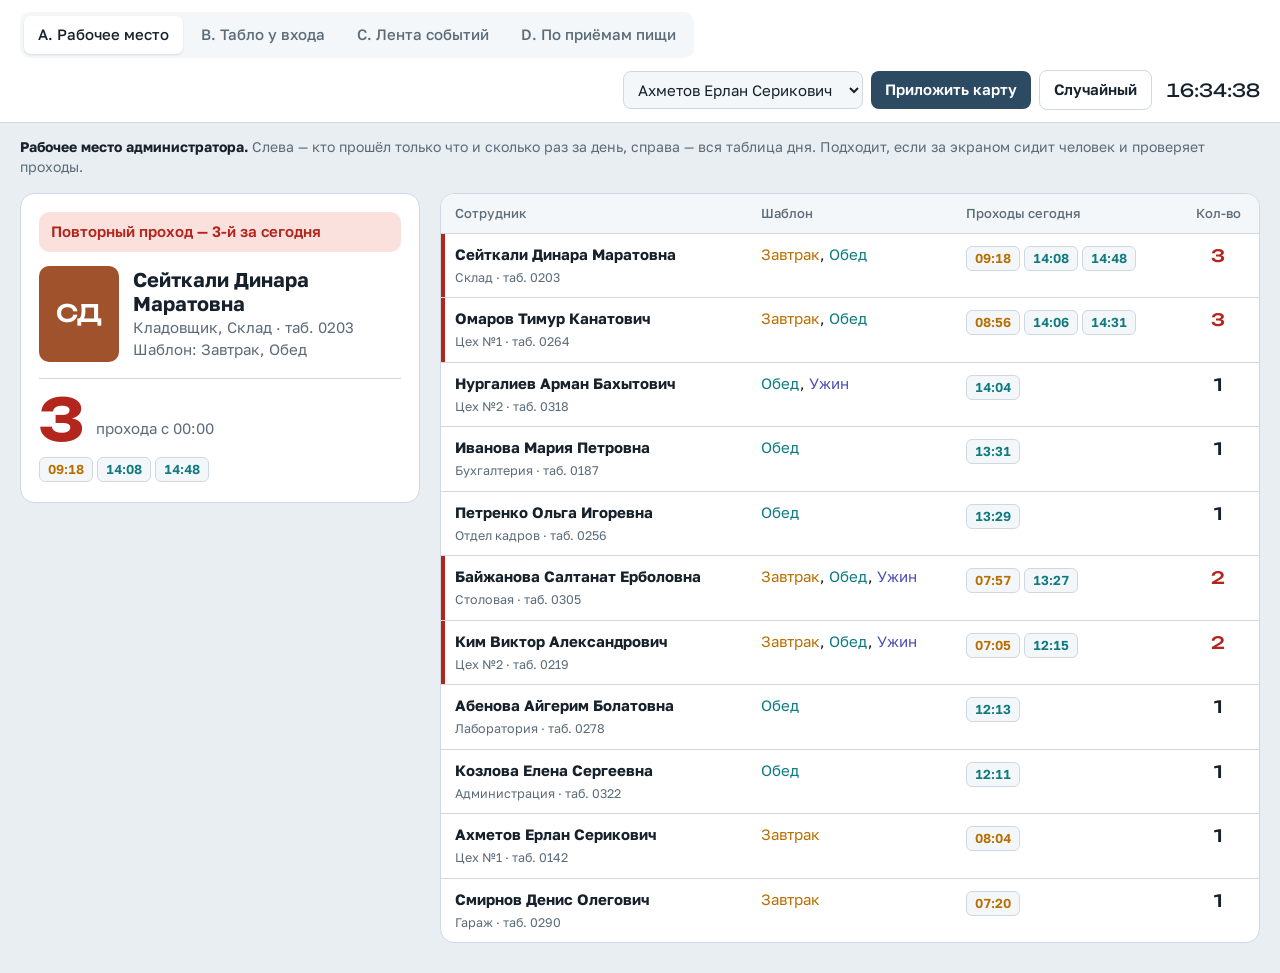
<file: design/Столовая — 4 варианта экрана (демо).html>
<!DOCTYPE html>
<html lang="ru">
<head>
<meta charset="UTF-8">
<meta name="viewport" content="width=device-width, initial-scale=1, viewport-fit=cover">
<title>Столовая — варианты экрана</title>
<link rel="preconnect" href="https://fonts.googleapis.com">
<link rel="preconnect" href="https://fonts.gstatic.com" crossorigin>
<link href="https://fonts.googleapis.com/css2?family=Golos+Text:wght@400;500;600;700&family=Unbounded:wght@500;700&display=swap" rel="stylesheet">
<style>
:root{
  --bg:#E9EEF2; --panel:#FFFFFF; --ink:#16212B; --muted:#5B6B78; --line:#CFD8E0;
  --steel:#2D4A63; --ok:#1F7A55; --ok-bg:#DDF1E7; --warn:#B3261E; --warn-bg:#FBE1DE;
  --amber:#B86E00; --teal:#0F7A80; --indigo:#4A4FB0; --soft:#F4F7F9;
  box-sizing:border-box;
  padding-top:env(safe-area-inset-top,0px); padding-bottom:env(safe-area-inset-bottom,0px);
}
@media (prefers-color-scheme:dark){
  :root:not([data-theme="light"]){
    --bg:#121A21; --panel:#1A242D; --ink:#E6EDF2; --muted:#93A4B2; --line:#2C3A46;
    --steel:#8FB3D1; --ok:#5CCB98; --ok-bg:#16352A; --warn:#FF8A80; --warn-bg:#3D1C1A;
    --amber:#F0A63A; --teal:#4CC3C9; --indigo:#9EA3F5; --soft:#202C36;
  }
}
:root[data-theme="dark"]{
  --bg:#121A21; --panel:#1A242D; --ink:#E6EDF2; --muted:#93A4B2; --line:#2C3A46;
  --steel:#8FB3D1; --ok:#5CCB98; --ok-bg:#16352A; --warn:#FF8A80; --warn-bg:#3D1C1A;
  --amber:#F0A63A; --teal:#4CC3C9; --indigo:#9EA3F5; --soft:#202C36;
}
*,*::before,*::after{box-sizing:inherit}
body{margin:0;background:var(--bg);color:var(--ink);font-family:"Golos Text",system-ui,-apple-system,"Segoe UI",Roboto,sans-serif;font-size:15px;line-height:1.45}
button,select,input{font:inherit;color:inherit}
:focus-visible{outline:3px solid var(--steel);outline-offset:2px}
.mono{font-family:"Unbounded","Golos Text",sans-serif;font-variant-numeric:tabular-nums}
.meal-b{color:var(--amber)} .meal-l{color:var(--teal)} .meal-d{color:var(--indigo)} .meal-x{color:var(--muted)}

/* Shell */
.bar{display:flex;align-items:center;gap:12px;flex-wrap:wrap;padding:12px 20px;background:var(--panel);border-bottom:1px solid var(--line);position:sticky;top:0;z-index:5}
.tabs{display:flex;gap:4px;flex-wrap:wrap;background:var(--soft);padding:4px;border-radius:10px}
.tab{border:0;background:transparent;padding:8px 14px;border-radius:7px;cursor:pointer;font-weight:500;color:var(--muted)}
.tab[aria-selected="true"]{background:var(--panel);color:var(--ink);box-shadow:0 1px 2px rgba(0,0,0,.12)}
.demo{display:flex;gap:8px;flex-wrap:wrap;margin-left:auto;align-items:center}
.demo select{padding:8px 10px;border-radius:8px;border:1px solid var(--line);background:var(--soft);max-width:240px}
.btn{border:0;border-radius:8px;padding:8px 14px;font-weight:600;cursor:pointer;background:var(--steel);color:var(--panel)}
.btn.ghost{background:transparent;border:1px solid var(--line);color:var(--ink)}
.note{max-width:1400px;margin:14px auto 0;padding:0 20px;color:var(--muted);font-size:14px}
.note b{color:var(--ink)}
.view{display:none;max-width:1400px;margin:0 auto;padding:16px 20px 30px}
.view.on{display:block}
.chip{display:inline-block;border-radius:6px;padding:2px 8px;font-size:13px;font-weight:600;font-variant-numeric:tabular-nums;background:var(--soft);border:1px solid var(--line);margin:2px 4px 2px 0}
.avatar{flex:none;display:grid;place-items:center;color:#fff;font-family:"Unbounded",sans-serif;font-weight:500;border-radius:10px}
.flash{animation:flash .9s ease-out}
@keyframes flash{0%{box-shadow:0 0 0 5px var(--steel)}100%{box-shadow:0 0 0 0 transparent}}
@media (prefers-reduced-motion:reduce){*{animation:none!important;transition:none!important}}

/* ---------- B: Kiosk ---------- */
.kiosk{min-height:calc(100vh - 170px);border-radius:18px;display:grid;place-items:center;text-align:center;padding:40px 20px;transition:background .3s;background:var(--panel);border:1px solid var(--line)}
.kiosk.ok{background:var(--ok-bg);border-color:var(--ok)}
.kiosk.warn{background:var(--warn-bg);border-color:var(--warn)}
.kiosk .verdict{font-size:clamp(22px,3vw,34px);font-weight:700;margin-bottom:22px}
.kiosk.ok .verdict{color:var(--ok)} .kiosk.warn .verdict{color:var(--warn)}
.kiosk .avatar{width:150px;height:180px;font-size:48px;margin:0 auto 20px}
.kiosk .kname{font-size:clamp(26px,4vw,46px);font-weight:700;line-height:1.15;margin:0}
.kiosk .krole{color:var(--muted);font-size:18px;margin:6px 0 26px}
.kiosk .kn{font-family:"Unbounded",sans-serif;font-weight:700;font-size:clamp(90px,14vw,170px);line-height:.9}
.kiosk.warn .kn{color:var(--warn)}
.kiosk .klbl{font-size:18px;color:var(--muted);margin-bottom:16px}
.kiosk .chip{font-size:17px;padding:4px 12px}
.kiosk .idle{color:var(--muted);font-size:22px}

/* ---------- C: Feed ---------- */
.feedgrid{display:grid;grid-template-columns:1fr 300px;gap:20px}
@media (max-width:900px){.feedgrid{grid-template-columns:1fr}}
.feed{background:var(--panel);border:1px solid var(--line);border-radius:14px;overflow:hidden}
.ev{display:grid;grid-template-columns:64px 46px 1fr auto;gap:14px;align-items:center;padding:12px 16px;border-bottom:1px solid var(--line)}
.ev:last-child{border-bottom:0}
.ev .tm{font-family:"Unbounded",sans-serif;font-weight:500;font-variant-numeric:tabular-nums}
.ev .avatar{width:46px;height:46px;font-size:15px;border-radius:50%}
.ev .who{font-weight:600}
.ev .dep{color:var(--muted);font-size:13px}
.badge{border-radius:20px;padding:4px 12px;font-weight:600;font-size:13px;white-space:nowrap}
.badge.ok{background:var(--ok-bg);color:var(--ok)}
.badge.warn{background:var(--warn-bg);color:var(--warn)}
.ev.new{animation:flash .9s ease-out}
.side{display:flex;flex-direction:column;gap:14px}
.box{background:var(--panel);border:1px solid var(--line);border-radius:14px;padding:16px}
.box h3{margin:0 0 10px;font-size:15px}
.kv{display:flex;justify-content:space-between;padding:6px 0;border-bottom:1px solid var(--line)}
.kv:last-child{border-bottom:0}
.kv b{font-family:"Unbounded",sans-serif;font-weight:500}
.replist div{padding:6px 0;border-bottom:1px solid var(--line);display:flex;justify-content:space-between;gap:8px}
.replist div:last-child{border-bottom:0}
.replist span:last-child{color:var(--warn);font-weight:700}
@media (max-width:560px){.ev{grid-template-columns:50px 1fr auto}.ev .avatar{display:none}}

/* ---------- D: Meals board ---------- */
.board{display:grid;grid-template-columns:repeat(3,1fr);gap:16px}
@media (max-width:900px){.board{grid-template-columns:1fr}}
.col{background:var(--panel);border:1px solid var(--line);border-radius:14px;overflow:hidden}
.col-head{padding:14px 16px;border-bottom:3px solid currentColor;display:flex;justify-content:space-between;align-items:baseline}
.col-head h3{margin:0;font-size:18px}
.col-head small{color:var(--muted)}
.col-head .mono{font-size:26px}
.col-body{padding:6px 0;max-height:60vh;overflow:auto}
.row{display:flex;justify-content:space-between;gap:10px;padding:8px 16px}
.row.rep{background:var(--warn-bg)}
.row .rn{font-weight:500}
.row .rt{color:var(--muted);font-size:13px;font-variant-numeric:tabular-nums;text-align:right}
.row.rep .rt{color:var(--warn);font-weight:600}
.row.flash{animation:flash .9s ease-out}
.empty{padding:20px 16px;color:var(--muted);font-size:14px}
.notyet{margin-top:16px;padding:14px 16px;background:var(--panel);border:1px solid var(--line);border-radius:14px}
.notyet h3{margin:0 0 6px;font-size:15px}

/* ---------- A: Operator (compact) ---------- */
.op{display:grid;grid-template-columns:minmax(300px,400px) 1fr;gap:20px}
@media (max-width:900px){.op{grid-template-columns:1fr}}
.card{background:var(--panel);border:1px solid var(--line);border-radius:14px;padding:18px;align-self:start}
.state{border-radius:10px;padding:9px 12px;font-weight:600;margin-bottom:14px}
.state.ok{background:var(--ok-bg);color:var(--ok)} .state.warn{background:var(--warn-bg);color:var(--warn)} .state.idle{background:var(--soft);color:var(--muted)}
.person{display:flex;gap:14px;align-items:center}
.person .avatar{width:80px;height:96px;font-size:24px}
.pname{font-size:20px;font-weight:700;margin:0 0 2px;line-height:1.2}
.prole{color:var(--muted);margin:0}
.big{display:flex;align-items:flex-end;gap:12px;margin:16px 0 10px;padding-top:14px;border-top:1px solid var(--line)}
.big .mono{font-weight:700;font-size:58px;line-height:.9}
.big .mono.warn{color:var(--warn)}
.big span{color:var(--muted);padding-bottom:5px}
.twrap{overflow-x:auto;background:var(--panel);border:1px solid var(--line);border-radius:14px}
table{width:100%;border-collapse:collapse;min-width:600px}
th,td{text-align:left;padding:10px 14px;border-bottom:1px solid var(--line);vertical-align:top}
th{font-size:13px;font-weight:500;color:var(--muted);background:var(--soft)}
tr:last-child td{border-bottom:0}
tr.rep td:first-child{box-shadow:inset 4px 0 0 var(--warn)}
td.num{text-align:center;font-family:"Unbounded",sans-serif;font-weight:500;font-size:17px}
td.num.warn{color:var(--warn)}
</style>
</head>
<body>

<div class="bar">
  <div class="tabs" role="tablist">
    <button class="tab" role="tab" data-v="a" aria-selected="true">A. Рабочее место</button>
    <button class="tab" role="tab" data-v="b" aria-selected="false">B. Табло у входа</button>
    <button class="tab" role="tab" data-v="c" aria-selected="false">C. Лента событий</button>
    <button class="tab" role="tab" data-v="d" aria-selected="false">D. По приёмам пищи</button>
  </div>
  <div class="demo">
    <select id="pick" aria-label="Сотрудник"></select>
    <button class="btn" id="swipe">Приложить карту</button>
    <button class="btn ghost" id="random">Случайный</button>
    <span class="mono" id="clock" style="font-size:18px;margin-left:6px">--:--</span>
  </div>
</div>

<p class="note" id="note"></p>

<!-- A -->
<section class="view on" id="v-a">
  <div class="op">
    <div class="card" id="aCard"></div>
    <div>
      <div class="twrap"><table><thead><tr><th>Сотрудник</th><th>Шаблон</th><th>Проходы сегодня</th><th style="text-align:center">Кол-во</th></tr></thead><tbody id="aRows"></tbody></table></div>
    </div>
  </div>
</section>

<!-- B -->
<section class="view" id="v-b"><div class="kiosk" id="kiosk"></div></section>

<!-- C -->
<section class="view" id="v-c">
  <div class="feedgrid">
    <div class="feed" id="feed"></div>
    <div class="side">
      <div class="box"><h3>Сегодня с 00:00</h3><div id="cStats"></div></div>
      <div class="box"><h3>Повторные проходы</h3><div class="replist" id="cRep"></div></div>
    </div>
  </div>
</section>

<!-- D -->
<section class="view" id="v-d">
  <div class="board" id="board"></div>
  <div class="notyet" id="notyet"></div>
</section>

<script>
const staff = [
  {id:1,tab:"0142",name:"Ахметов Ерлан Серикович",dep:"Цех №1",pos:"Оператор линии",tpl:["b"],color:"#2D6A8F"},
  {id:2,tab:"0187",name:"Иванова Мария Петровна",dep:"Бухгалтерия",pos:"Бухгалтер",tpl:["l"],color:"#7A4F9A"},
  {id:3,tab:"0203",name:"Сейткали Динара Маратовна",dep:"Склад",pos:"Кладовщик",tpl:["b","l"],color:"#A0522D"},
  {id:4,tab:"0219",name:"Ким Виктор Александрович",dep:"Цех №2",pos:"Мастер смены",tpl:["b","l","d"],color:"#3B7A57"},
  {id:5,tab:"0231",name:"Жумабаев Нурлан Асанович",dep:"Охрана",pos:"Охранник",tpl:["d"],color:"#5A5F9E"},
  {id:6,tab:"0256",name:"Петренко Ольга Игоревна",dep:"Отдел кадров",pos:"Специалист",tpl:["l"],color:"#9A4F6B"},
  {id:7,tab:"0264",name:"Омаров Тимур Канатович",dep:"Цех №1",pos:"Сварщик",tpl:["b","l"],color:"#2F7F86"},
  {id:8,tab:"0278",name:"Абенова Айгерим Болатовна",dep:"Лаборатория",pos:"Лаборант",tpl:["l"],color:"#8A6A1F"},
  {id:9,tab:"0290",name:"Смирнов Денис Олегович",dep:"Гараж",pos:"Водитель",tpl:["b"],color:"#4D6C8A"},
  {id:10,tab:"0305",name:"Байжанова Салтанат Ерболовна",dep:"Столовая",pos:"Повар",tpl:["b","l","d"],color:"#7F5A3C"},
  {id:11,tab:"0318",name:"Нургалиев Арман Бахытович",dep:"Цех №2",pos:"Электрик",tpl:["l","d"],color:"#356F5A"},
  {id:12,tab:"0322",name:"Козлова Елена Сергеевна",dep:"Администрация",pos:"Секретарь",tpl:["l"],color:"#6B5B95"}
];
const MEAL={b:"Завтрак",l:"Обед",d:"Ужин"};
const WIN={b:"06:00–10:00",l:"11:00–15:00",d:"17:00–21:00"};
const NOTES={
  a:"<b>Рабочее место администратора.</b> Слева — кто прошёл только что и сколько раз за день, справа — вся таблица дня. Подходит, если за экраном сидит человек и проверяет проходы.",
  b:"<b>Табло у входа в столовую.</b> Один человек на весь экран: крупно имя, счётчик и цвет — зелёный при первом проходе, красный при повторном. Видно издалека, без мыши и клавиатуры.",
  c:"<b>Лента событий.</b> Каждый проход отдельной строкой, новые сверху, как журнал охраны. Сбоку итоги дня и список тех, кто прошёл больше одного раза.",
  d:"<b>По приёмам пищи.</b> Три колонки — завтрак, обед, ужин — и кто прошёл в каждую. Сразу видно, кто пришёл дважды в один приём и кто ещё не был."
};
const pad=n=>String(n).padStart(2,"0");
const fmt=d=>pad(d.getHours())+":"+pad(d.getMinutes());
const mins=d=>d.getHours()*60+d.getMinutes();
const mealOf=d=>{const h=mins(d)/60;if(h>=6&&h<10)return"b";if(h>=11&&h<15)return"l";if(h>=17&&h<21)return"d";return"x";};
const ini=n=>n.split(" ").slice(0,2).map(s=>s[0]).join("");
const S=id=>staff.find(s=>s.id===id);
function plural(n){const a=n%10,b=n%100;if(a===1&&b!==11)return"проход";if(a>=2&&a<=4&&(b<10||b>=20))return"прохода";return"проходов";}

let passes=[],last=null,view="a";

(function seed(){
  const now=new Date(),st=new Date(now);st.setHours(0,0,0,0);const nm=(now-st)/60000;
  const slots={b:[400,570],l:[720,870],d:[1050,1200]};
  staff.forEach((s,i)=>s.tpl.forEach(k=>{const[a,b]=slots[k];if(a>nm)return;
    const m=a+((i*37+k.charCodeAt(0)*13)%Math.max(1,Math.min(b,nm)-a));passes.push({sid:s.id,t:new Date(st.getTime()+m*60000)});}));
  [[7,25],[3,40]].forEach(([sid,g])=>{const p=passes.filter(x=>x.sid===sid).pop();if(p){const t=new Date(p.t.getTime()+g*60000);if(t<now)passes.push({sid,t});}});
  passes.sort((a,b)=>a.t-b.t);
  if(passes.length)last=passes[passes.length-1].sid;
})();

const today=sid=>passes.filter(p=>p.sid===sid);
const chips=list=>list.map(p=>`<span class="chip meal-${mealOf(p.t)}">${fmt(p.t)}</span>`).join("");
function grouped(){const m=new Map();passes.forEach(p=>{if(!m.has(p.sid))m.set(p.sid,[]);m.get(p.sid).push(p);});
  return[...m.entries()].map(([sid,list])=>({s:S(sid),list})).sort((a,b)=>b.list.at(-1).t-a.list.at(-1).t);}

function rA(flash){
  const c=document.getElementById("aCard");
  if(!last){c.innerHTML='<div class="state idle">Ожидание прохода по карте</div>';}
  else{const s=S(last),l=today(last),n=l.length,rep=n>1;
    c.innerHTML=`<div class="state ${rep?'warn':'ok'}">${rep?`Повторный проход — ${n}-й за сегодня`:'Первый проход за сегодня'}</div>
    <div class="person"><div class="avatar" style="background:${s.color}">${ini(s.name)}</div>
    <div><p class="pname">${s.name}</p><p class="prole">${s.pos}, ${s.dep} · таб. ${s.tab}</p>
    <p class="prole">Шаблон: ${s.tpl.map(k=>MEAL[k]).join(", ")}</p></div></div>
    <div class="big"><div class="mono ${rep?'warn':''}">${n}</div><span>${plural(n)} с 00:00</span></div>${chips(l)}`;
    if(flash){c.classList.remove("flash");void c.offsetWidth;c.classList.add("flash");}}
  document.getElementById("aRows").innerHTML=grouped().map(r=>{const n=r.list.length;
    return`<tr class="${n>1?'rep':''}"><td><b>${r.s.name}</b><br><small style="color:var(--muted)">${r.s.dep} · таб. ${r.s.tab}</small></td>
    <td>${r.s.tpl.map(k=>`<span class="meal-${k}">${MEAL[k]}</span>`).join(", ")}</td><td>${chips(r.list)}</td>
    <td class="num ${n>1?'warn':''}">${n}</td></tr>`;}).join("")||'<tr><td colspan="4" style="color:var(--muted)">С 00:00 проходов ещё не было.</td></tr>';
}

function rB(){
  const k=document.getElementById("kiosk");
  if(!last){k.className="kiosk";k.innerHTML='<div class="idle">Приложите карту к считывателю</div>';return;}
  const s=S(last),l=today(last),n=l.length,rep=n>1;
  k.className="kiosk "+(rep?"warn":"ok");
  k.innerHTML=`<div><div class="verdict">${rep?'Повторный проход':'Проход разрешён'}</div>
  <div class="avatar" style="background:${s.color}">${ini(s.name)}</div>
  <p class="kname">${s.name}</p><p class="krole">${s.pos}, ${s.dep}</p>
  <div class="kn">${n}</div><div class="klbl">${plural(n)} сегодня</div><div>${chips(l)}</div></div>`;
}

function rC(isNew){
  const evs=[...passes].reverse().slice(0,40);
  const cnt={};passes.forEach(p=>{cnt[p.sid]=(cnt[p.sid]||0)+1;p._n=cnt[p.sid];});
  document.getElementById("feed").innerHTML=evs.map((p,i)=>{const s=S(p.sid),rep=p._n>1,m=mealOf(p.t);
    return`<div class="ev ${isNew&&i===0?'new':''}"><div class="tm">${fmt(p.t)}</div>
    <div class="avatar" style="background:${s.color}">${ini(s.name)}</div>
    <div><div class="who">${s.name}</div><div class="dep">${s.dep} · <span class="meal-${m}">${m==="x"?"вне окна питания":MEAL[m]}</span></div></div>
    <span class="badge ${rep?'warn':'ok'}">${rep?`${p._n}-й раз`:'1-й раз'}</span></div>`;}).join("")||'<div class="empty">С 00:00 проходов ещё не было.</div>';
  const g=grouped(),reps=g.filter(r=>r.list.length>1);
  document.getElementById("cStats").innerHTML=`<div class="kv"><span>Проходов</span><b>${passes.length}</b></div>
    <div class="kv"><span>Сотрудников</span><b>${g.length}</b></div><div class="kv"><span>С повторами</span><b style="color:var(--warn)">${reps.length}</b></div>`;
  document.getElementById("cRep").innerHTML=reps.map(r=>`<div><span>${r.s.name}</span><span>${r.list.length}</span></div>`).join("")||'<div style="color:var(--muted)">Повторов нет</div>';
}

function rD(flashSid){
  const now=new Date();
  document.getElementById("board").innerHTML=["b","l","d"].map(k=>{
    const m=new Map();passes.filter(p=>mealOf(p.t)===k).forEach(p=>{if(!m.has(p.sid))m.set(p.sid,[]);m.get(p.sid).push(p);});
    const rows=[...m.entries()].sort((a,b)=>b[1].at(-1).t-a[1].at(-1).t);
    const expected=staff.filter(s=>s.tpl.includes(k)).length;
    return`<div class="col"><div class="col-head meal-${k}"><div><h3>${MEAL[k]}</h3><small>${WIN[k]}</small></div>
    <div class="mono">${m.size}<small style="font-size:14px;color:var(--muted)"> / ${expected}</small></div></div>
    <div class="col-body">${rows.map(([sid,l])=>`<div class="row ${l.length>1?'rep':''} ${sid===flashSid&&mealOf(now)===k?'flash':''}">
      <span class="rn">${S(sid).name}</span><span class="rt">${l.length>1?`${l.length} раза · `:''}${l.map(p=>fmt(p.t)).join(", ")}</span></div>`).join("")
      ||'<div class="empty">Пока никто не прошёл</div>'}</div></div>`;}).join("");
  const cur=mealOf(now);
  const ny=document.getElementById("notyet");
  if(cur==="x"){ny.innerHTML=`<h3>Ещё не были</h3><span style="color:var(--muted)">Сейчас вне окна питания — список появится во время завтрака, обеда или ужина.</span>`;}
  else{const been=new Set(passes.filter(p=>mealOf(p.t)===cur).map(p=>p.sid));
    const miss=staff.filter(s=>s.tpl.includes(cur)&&!been.has(s.id));
    ny.innerHTML=`<h3>Ещё не были на ${MEAL[cur].toLowerCase()}е</h3>${miss.map(s=>`<span class="chip">${s.name}</span>`).join("")||'<span style="color:var(--muted)">Все прошли</span>'}`;}
}

function renderAll(flash){rA(flash);rB();rC(flash);rD(flash?last:null);document.getElementById("note").innerHTML=NOTES[view];}
function swipe(id){passes.push({sid:id,t:new Date()});last=id;renderAll(true);}

document.querySelectorAll(".tab").forEach(t=>t.onclick=()=>{view=t.dataset.v;
  document.querySelectorAll(".tab").forEach(x=>x.setAttribute("aria-selected",x===t));
  document.querySelectorAll(".view").forEach(v=>v.classList.toggle("on",v.id==="v-"+view));
  document.getElementById("note").innerHTML=NOTES[view];});
const pick=document.getElementById("pick");
pick.innerHTML=staff.map(s=>`<option value="${s.id}">${s.name}</option>`).join("");
document.getElementById("swipe").onclick=()=>swipe(+pick.value);
document.getElementById("random").onclick=()=>swipe(staff[Math.floor(Math.random()*staff.length)].id);
function tick(){const d=new Date();document.getElementById("clock").textContent=fmt(d)+":"+pad(d.getSeconds());
  if(mins(d)===0&&d.getSeconds()===0){passes=[];last=null;renderAll(false);}}
renderAll(false);tick();setInterval(tick,1000);
</script>
</body>
</html>
</file>
